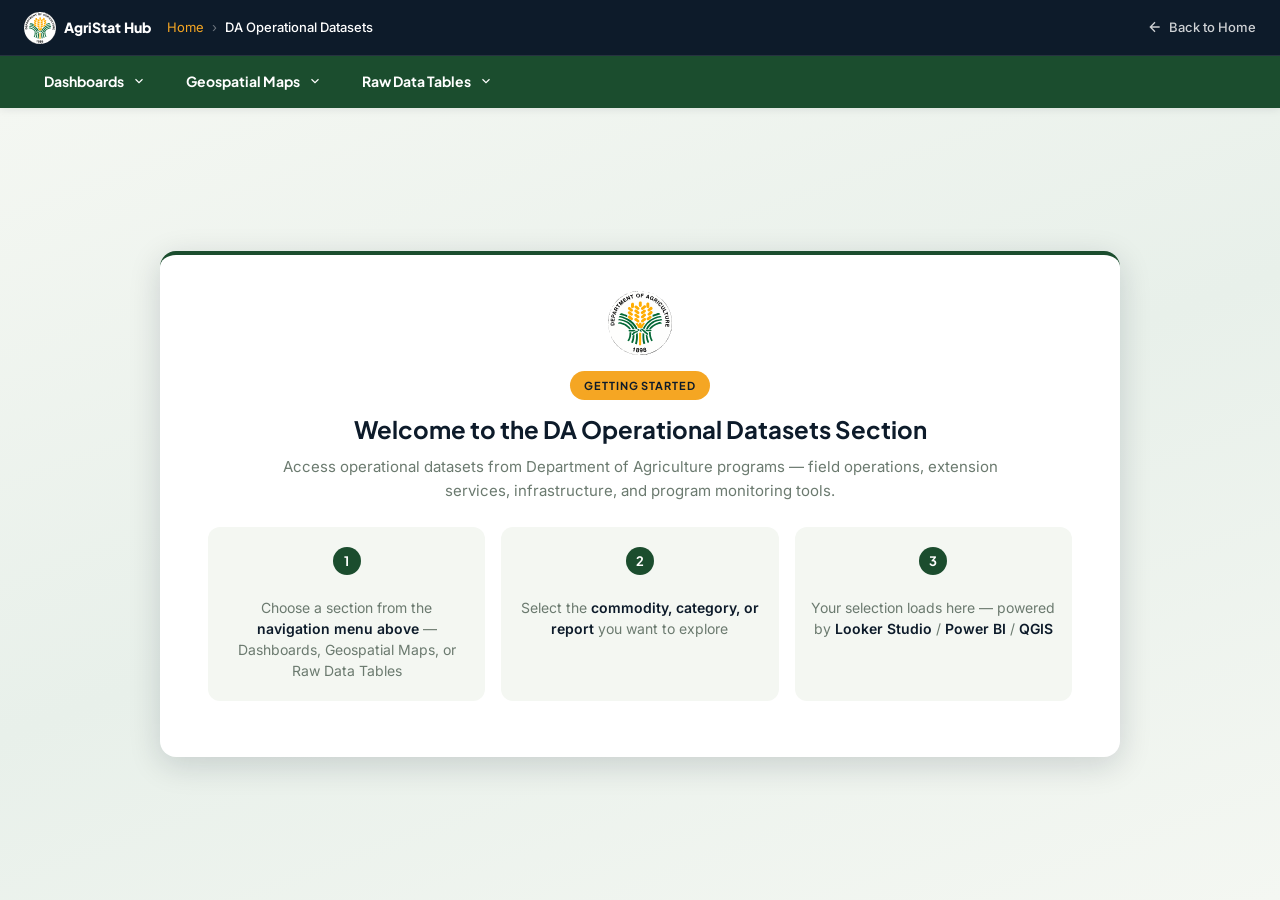
<file: da-ops.html>
<!DOCTYPE html>
<html lang="en">

<head>
  <meta charset="UTF-8">
  <meta name="viewport" content="width=device-width, initial-scale=1.0">
  <meta name="description"
    content="DA Operational Hub — Department of Agriculture programs, projects, and field operations data">
  <title>DA Operational Hub | DA AgriStat Hub</title>
  <link rel="icon" href="assets/images/da-logo.svg" type="image/svg+xml">
  <link rel="stylesheet" href="assets/css/main.css">
  <link rel="stylesheet" href="assets/css/nav.css">
  <link rel="stylesheet" href="assets/css/hub.css">
  <link rel="stylesheet" href="assets/css/dashboard.css">
</head>

<body class="hub-page hub-page--da">

  <!-- LAYOUT: Brand bar (breadcrumb + back link) -->
  <header class="nav-hub-brand">
    <div class="container nav-hub-brand__inner">
      <div class="nav-hub-brand__left">
        <a href="index.html" class="nav-hub-brand__logo">
          <img src="assets/images/agristat-logo.svg" alt="" width="32" height="32">
          <span>AgriStat Hub</span>
        </a>
        <nav class="nav-hub-brand__breadcrumb" aria-label="Breadcrumb" data-hub-name="DA Operational Datasets"></nav>
      </div>
      <a href="index.html" class="nav-hub-brand__back">
        <svg viewBox="0 0 24 24" fill="none" stroke="currentColor" stroke-width="2" aria-hidden="true">
          <path d="M19 12H5M12 19l-7-7 7-7" />
        </svg>
        Back to Home
      </a>
    </div>
  </header>

  <!-- Primary Hub Nav
       Labels: NAV = desktop top bar (≥768px) | NAV-MOBILE = slide-out drawer (<768px)
       Edit both when adding/removing menu links. data-hash must match EMBED_REGISTRY. -->
  <nav class="nav-hub-primary nav-hub-primary--da" aria-label="DA hub navigation">
    <div class="container nav-hub-primary__inner">
      <button class="nav-hub-primary__toggle" aria-label="Open navigation menu" aria-expanded="false"
        aria-controls="hub-mobile-nav">
        <svg width="20" height="20" viewBox="0 0 24 24" fill="none" stroke="currentColor" stroke-width="2"
          aria-hidden="true">
          <path d="M3 12h18M3 6h18M3 18h18" />
        </svg>
        Menu
      </button>

      <div class="nav-hub-primary__items">

        <!-- ══════════════════════════════════════════════════════════
             NAV: Dashboards (#dropdown-dashboards)
             ══════════════════════════════════════════════════════════ -->
        <div class="nav-hub-primary__item">
          <button class="nav-hub-primary__btn" aria-expanded="false" aria-haspopup="true"
            aria-controls="dropdown-dashboards">
            Dashboards
            <svg viewBox="0 0 24 24" fill="none" stroke="currentColor" stroke-width="2" aria-hidden="true">
              <path d="M6 9l6 6 6-6" />
            </svg>
          </button>
          <div class="mega-dropdown" id="dropdown-dashboards" role="menu">

            <!-- NAV: Dashboards › Mobile accordion -->
            <div class="mega-dropdown__inner">
              <div class="mega-dropdown__categories">

                <!-- NAV: Dashboards › Category: At a glance -->
                <div class="mega-dropdown__category">
                  <button class="mega-dropdown__category-btn" data-category="at-a-glance"
                    data-hash="da-at-a-glance" aria-expanded="false">
                    At a glance
                    <svg viewBox="0 0 24 24" fill="none" stroke="currentColor" stroke-width="2">
                      <path d="M9 18l6-6-6-6" /></svg>
                  </button>
                  <div class="mega-dropdown__subitems" data-category="at-a-glance"></div>
                </div>

                <!-- NAV: Dashboards › Category: Production -->
                <div class="mega-dropdown__category">
                  <button class="mega-dropdown__category-btn" data-category="production" aria-expanded="false">
                    Production
                    <svg viewBox="0 0 24 24" fill="none" stroke="currentColor" stroke-width="2">
                      <path d="M9 18l6-6-6-6" /></svg>
                  </button>
                  <div class="mega-dropdown__subitems" data-category="production">
                <a href="#" class="mega-dropdown__subitem" data-hash="da-rice-planting-harvesting">Rice Production</a>
                <a href="#" class="mega-dropdown__subitem" data-hash="da-corn-planting-harvesting">Corn Production</a>
                  </div>
                </div>
              </div>
            </div>

            <!-- NAV: Dashboards › Desktop layout -->
            <div class="mega-dropdown__desktop">
              <div class="mega-dropdown__desktop-categories">
                <button class="mega-dropdown__desktop-category" data-category="at-a-glance"
                  data-hash="da-at-a-glance">At a glance</button>
                <button class="mega-dropdown__desktop-category is-active" data-category="production">Production</button>
              </div>
              <div class="mega-dropdown__desktop-subitems">

                <!-- NAV: Dashboards › Desktop panel: At a glance -->
                <div class="mega-dropdown__desktop-subitems-panel" data-category="at-a-glance"></div>

                <!-- NAV: Dashboards › Desktop panel: Production -->
                <div class="mega-dropdown__desktop-subitems-panel is-active" data-category="production">
                  <h4>Production</h4>
                <a href="#" class="mega-dropdown__subitem" data-hash="da-rice-planting-harvesting">Rice Production</a>
                <a href="#" class="mega-dropdown__subitem" data-hash="da-corn-planting-harvesting">Corn Production</a>
                </div>
              </div>
            </div>
          </div>
        </div>

        <!-- ══════════════════════════════════════════════════════════
             NAV: Geospatial Maps (#dropdown-geomaps)
             ══════════════════════════════════════════════════════════ -->
        <div class="nav-hub-primary__item">
          <button class="nav-hub-primary__btn" aria-expanded="false" aria-haspopup="true"
            aria-controls="dropdown-geomaps">
            Geospatial Maps
            <svg viewBox="0 0 24 24" fill="none" stroke="currentColor" stroke-width="2" aria-hidden="true">
              <path d="M6 9l6 6 6-6" />
            </svg>
          </button>
          <div class="mega-dropdown" id="dropdown-geomaps" role="menu">

            <!-- NAV: Geospatial Maps › Mobile accordion -->
            <div class="mega-dropdown__inner">
              <div class="mega-dropdown__categories">

                <!-- NAV: Geospatial Maps › Category: Production -->
                <div class="mega-dropdown__category">
                  <button class="mega-dropdown__category-btn" data-category="production-map" aria-expanded="false">
                    Production
                    <svg viewBox="0 0 24 24" fill="none" stroke="currentColor" stroke-width="2">
                      <path d="M9 18l6-6-6-6" /></svg>
                  </button>
                  <div class="mega-dropdown__subitems" data-category="production-map">
                <a href="#" class="mega-dropdown__subitem" data-hash="da-rice-planting-harvesting-map">Rice Production</a>
                <a href="#" class="mega-dropdown__subitem" data-hash="da-corn-planting-harvesting-map">Corn Production</a>
                  </div>
                </div>
              </div>
            </div>

            <!-- NAV: Geospatial Maps › Desktop layout -->
            <div class="mega-dropdown__desktop">
              <div class="mega-dropdown__desktop-categories">
                <button class="mega-dropdown__desktop-category is-active" data-category="production-map">Production</button>
              </div>
              <div class="mega-dropdown__desktop-subitems">

                <!-- NAV: Geospatial Maps › Desktop panel: Production -->
                <div class="mega-dropdown__desktop-subitems-panel is-active" data-category="production-map">
                  <h4>Production</h4>
                <a href="#" class="mega-dropdown__subitem" data-hash="da-rice-planting-harvesting-map">Rice Production</a>
                <a href="#" class="mega-dropdown__subitem" data-hash="da-corn-planting-harvesting-map">Corn Production</a>
                </div>
              </div>
            </div>
          </div>
        </div>

        <!-- ══════════════════════════════════════════════════════════
             NAV: Raw Data Tables (#dropdown-raw)
             ══════════════════════════════════════════════════════════ -->
        <div class="nav-hub-primary__item">
          <button class="nav-hub-primary__btn" aria-expanded="false" aria-haspopup="true"
            aria-controls="dropdown-raw">
            Raw Data Tables
            <svg viewBox="0 0 24 24" fill="none" stroke="currentColor" stroke-width="2" aria-hidden="true">
              <path d="M6 9l6 6 6-6" />
            </svg>
          </button>
          <div class="mega-dropdown" id="dropdown-raw" role="menu">

            <!-- NAV: Raw Data Tables › Mobile accordion -->
            <div class="mega-dropdown__inner">
              <div class="mega-dropdown__categories">

                <!-- NAV: Raw Data Tables › Category: Production -->
                <div class="mega-dropdown__category">
                  <button class="mega-dropdown__category-btn" data-category="production-table" aria-expanded="false">
                    Production
                    <svg viewBox="0 0 24 24" fill="none" stroke="currentColor" stroke-width="2">
                      <path d="M9 18l6-6-6-6" /></svg>
                  </button>
                  <div class="mega-dropdown__subitems" data-category="production-table">
                <a href="#" class="mega-dropdown__subitem" data-hash="da-rice-planting-harvesting-table">Rice Planting and Harvesting</a>
                <a href="#" class="mega-dropdown__subitem" data-hash="da-corn-planting-harvesting-table">Corn Planting and Harvesting</a>
                  </div>
                </div>
              </div>
            </div>

            <!-- NAV: Raw Data Tables › Desktop layout -->
            <div class="mega-dropdown__desktop">
              <div class="mega-dropdown__desktop-categories">
                <button class="mega-dropdown__desktop-category is-active" data-category="production-table">Production</button>
              </div>
              <div class="mega-dropdown__desktop-subitems">

                <!-- NAV: Raw Data Tables › Desktop panel: Production -->
                <div class="mega-dropdown__desktop-subitems-panel is-active" data-category="production-table">
                  <h4>Production</h4>
                <a href="#" class="mega-dropdown__subitem" data-hash="da-rice-planting-harvesting-table">Rice Production</a>
                <a href="#" class="mega-dropdown__subitem" data-hash="da-corn-planting-harvesting-table">Corn Production</a>
                </div>
              </div>
            </div>
          </div>
        </div>
      </div>
    </div>
  </nav>

  <!-- ════════════════════════════════════════════════════════════════
       NAV-MOBILE: Slide-out drawer (#hub-mobile-nav, <768px)
       Mirror desktop nav links here when editing menu items.
       ════════════════════════════════════════════════════════════════ -->
  <nav class="nav-hub-mobile" id="hub-mobile-nav" aria-label="Mobile hub navigation">

    <!-- NAV-MOBILE: Section — Dashboards -->
    <div class="nav-hub-mobile__section">
      <button class="nav-hub-mobile__section-btn" aria-expanded="false">Dashboards</button>
      <div class="nav-hub-mobile__content" style="display:none">

        <!-- NAV-MOBILE: Dashboards › Category: At a glance -->
        <div class="nav-hub-mobile__category">
          <button class="nav-hub-mobile__category-btn" data-hash="da-at-a-glance" aria-expanded="false">At a glance</button>
        </div>

        <!-- NAV-MOBILE: Dashboards › Category: Production -->
        <div class="nav-hub-mobile__category">
          <button class="nav-hub-mobile__category-btn" aria-expanded="false">Production</button>
          <div class="nav-hub-mobile__subitems">
                <a href="#" class="mega-dropdown__subitem" data-hash="da-rice-planting-harvesting">Rice Production</a>
                <a href="#" class="mega-dropdown__subitem" data-hash="da-corn-planting-harvesting">Corn Production</a>
          </div>
        </div>
      </div>
    </div>

    <!-- NAV-MOBILE: Section — Geospatial Maps -->
    <div class="nav-hub-mobile__section">
      <button class="nav-hub-mobile__section-btn" aria-expanded="false">Geospatial Maps</button>
      <div class="nav-hub-mobile__content" style="display:none">

        <!-- NAV-MOBILE: Geospatial Maps › Category: Production -->
        <div class="nav-hub-mobile__category">
          <button class="nav-hub-mobile__category-btn" aria-expanded="false">Production</button>
          <div class="nav-hub-mobile__subitems">
                <a href="#" class="mega-dropdown__subitem" data-hash="da-rice-planting-harvesting-map">Rice Planting and Harvesting</a>
                <a href="#" class="mega-dropdown__subitem" data-hash="da-corn-planting-harvesting-map">Corn Planting and Harvesting</a>
          </div>
        </div>
      </div>
    </div>

    <!-- NAV-MOBILE: Section — Raw Data Tables -->
    <div class="nav-hub-mobile__section">
      <button class="nav-hub-mobile__section-btn" aria-expanded="false">Raw Data Tables</button>
      <div class="nav-hub-mobile__content" style="display:none">

        <!-- NAV-MOBILE: Raw Data Tables › Category: Production -->
        <div class="nav-hub-mobile__category">
          <button class="nav-hub-mobile__category-btn" aria-expanded="false">Production</button>
          <div class="nav-hub-mobile__subitems">
                <a href="#" class="mega-dropdown__subitem" data-hash="da-rice-planting-harvesting-table">Rice Planting and Harvesting</a>
                <a href="#" class="mega-dropdown__subitem" data-hash="da-corn-planting-harvesting-table">Corn Planting and Harvesting</a>
          </div>
        </div>
      </div>
    </div>
  </nav>

  <!-- EMBED VIEWER: Dashboard / map / table iframe container -->
  <main class="hub-content">
    <div class="embed-container">
      <div class="embed-placeholder">
        <div class="embed-placeholder__card">
          <div class="embed-placeholder__header">
            <div class="embed-placeholder__logo">
              <img src="assets/images/da-logo.svg" alt="" width="64" height="64">
            </div>
            <span class="embed-placeholder__badge">Getting Started</span>
            <h2>Welcome to the DA Operational Datasets Section</h2>
            <p class="embed-placeholder__lead">Access operational datasets from Department of Agriculture programs —
              field operations, extension services, infrastructure, and program monitoring tools.</p>
          </div>

          <ol class="embed-placeholder__steps">
            <li class="embed-placeholder__step">
              <span class="embed-placeholder__step-num" aria-hidden="true">1</span>
              <span class="embed-placeholder__step-text">Choose a section from the <strong>navigation menu above</strong>
                — Dashboards, Geospatial Maps, or Raw Data Tables</span>
            </li>
            <li class="embed-placeholder__step">
              <span class="embed-placeholder__step-num" aria-hidden="true">2</span>
              <span class="embed-placeholder__step-text">Select the <strong>commodity, category, or report</strong> you want to
                explore</span>
            </li>
            <li class="embed-placeholder__step">
              <span class="embed-placeholder__step-num" aria-hidden="true">3</span>
              <span class="embed-placeholder__step-text">Your selection loads here — powered by
                <strong>Looker Studio</strong> / <strong>Power BI</strong> / <strong>QGIS</strong></span>
            </li>
          </ol>
        </div>
      </div>

      <div class="embed-skeleton" aria-hidden="true">
        <div class="embed-skeleton__bar"></div>
        <div class="embed-skeleton__bar embed-skeleton__bar--medium"></div>
        <div class="embed-skeleton__bar embed-skeleton__bar--short"></div>
        <div class="embed-skeleton__chart"></div>
      </div>

      <div class="embed-pending embed-pending--dashboard is-hidden" aria-live="polite">
        <div class="embed-pending__card">
          <div class="embed-pending__icon" aria-hidden="true">
            <svg class="embed-pending__icon-icon embed-pending__icon-icon--dashboard" viewBox="0 0 24 24" fill="none" stroke="currentColor" stroke-width="2">
              <rect x="3" y="3" width="18" height="18" rx="2"/>
              <path d="M3 9h18M9 21V9"/>
              <path d="M15 14l2 2 4-4"/>
            </svg>
            <svg class="embed-pending__icon-icon embed-pending__icon-icon--map" viewBox="0 0 24 24" fill="none" stroke="currentColor" stroke-width="2">
              <path d="M21 10c0 7-9 13-9 13s-9-6-9-13a9 9 0 0 1 18 0z"/>
              <circle cx="12" cy="10" r="3"/>
            </svg>
            <svg class="embed-pending__icon-icon embed-pending__icon-icon--table" viewBox="0 0 24 24" fill="none" stroke="currentColor" stroke-width="2">
              <path d="M14 2H6a2 2 0 0 0-2 2v16a2 2 0 0 0 2 2h12a2 2 0 0 0 2-2V8z"/>
              <path d="M14 2v6h6M8 13h8M8 17h8M8 9h2"/>
            </svg>
          </div>
          <span class="embed-pending__badge">Dashboard</span>
          <h2 class="embed-pending__title"></h2>
          <p class="embed-pending__message"></p>
          <div class="embed-pending__progress" aria-hidden="true">
            <span class="embed-pending__dot"></span>
            <span class="embed-pending__dot"></span>
            <span class="embed-pending__dot"></span>
          </div>
        </div>
      </div>

      <button class="embed-fullscreen-btn" aria-label="Enter fullscreen" aria-pressed="false">
        <svg class="icon-enter" width="20" height="20" viewBox="0 0 24 24" fill="none" stroke="currentColor"
          stroke-width="2" aria-hidden="true">
          <path d="M8 3H5a2 2 0 0 0-2 2v3m18 0V5a2 2 0 0 0-2-2h-3m0 18h3a2 2 0 0 0 2-2v-3M3 16v3a2 2 0 0 0 2 2h3" />
        </svg>
        <svg class="icon-exit" width="20" height="20" viewBox="0 0 24 24" fill="none" stroke="currentColor"
          stroke-width="2" aria-hidden="true" style="display:none">
          <path d="M8 3v3a2 2 0 0 1-2 2H3m18 0h-3a2 2 0 0 1-2-2V3m0 18v-3a2 2 0 0 1 2-2h3M3 16h3a2 2 0 0 1 2 2v3" />
        </svg>
      </button>
    </div>
  </main>

  <!-- ════════════════════════════════════════════════════════════════
       EMBED REGISTRY — maps nav data-hash values to embed config
       Add url: '...' for live embeds; omit url for integration-pending
       ════════════════════════════════════════════════════════════════ -->
  <script>
window.EMBED_REGISTRY = {

      /* ── Dashboards › At a glance (overview) ─────────────────────── */
      'da-at-a-glance': {
        title: 'DA At a Glance Dashboard',
        type: 'dashboard',
        url: 'https://app.powerbi.com/view?r=eyJrIjoiMzc2OTQzYzQtMDFjMi00Zjk5LTk3YTItYzE4MTgwMTZiYjNiIiwidCI6IjI1MzYzMDI3LTUyNjQtNGE1Mi04MmRjLTgzYWNiZTMwY2M4YiIsImMiOjEwfQ%3D%3D'
      },

      'da-corn-planting-harvesting': {
        title: 'Corn Production',
        type: 'dashboard',
        url: 'https://app.powerbi.com/view?r=eyJrIjoiMDY4ZWVjZWYtOWE4Zi00YTViLThlZDktY2MxZDdlNjg5MzIxIiwidCI6IjI1MzYzMDI3LTUyNjQtNGE1Mi04MmRjLTgzYWNiZTMwY2M4YiIsImMiOjEwfQ%3D%3D'
      },
      'da-corn-planting-harvesting-map': {
        title: 'Corn Production',
        type: 'map'
      },
      'da-corn-planting-harvesting-table': {
        title: 'Corn Production',
        type: 'table'
      },
      'da-rice-planting-harvesting': {
        title: 'Rice Production',
        iframeTitle: 'rice_production_operational_data',
        type: 'dashboard',
        url: 'https://app.powerbi.com/view?r=eyJrIjoiM2ViYzc0M2UtMDI4Ni00ZWVjLWIzZGYtY2U3YjA4ZjFmMmVmIiwidCI6IjI1MzYzMDI3LTUyNjQtNGE1Mi04MmRjLTgzYWNiZTMwY2M4YiIsImMiOjEwfQ%3D%3D'
      },
      'da-rice-planting-harvesting-map': {
        title: 'Rice Production',
        type: 'map'
      },
      'da-rice-planting-harvesting-table': {
        title: 'Rice Production',
        type: 'table'
      },
    };
  </script>
  <script src="assets/js/main.js"></script>
  <script src="assets/js/dropdown.js"></script>
  <script src="assets/js/embed.js"></script>
</body>

</html>
</file>
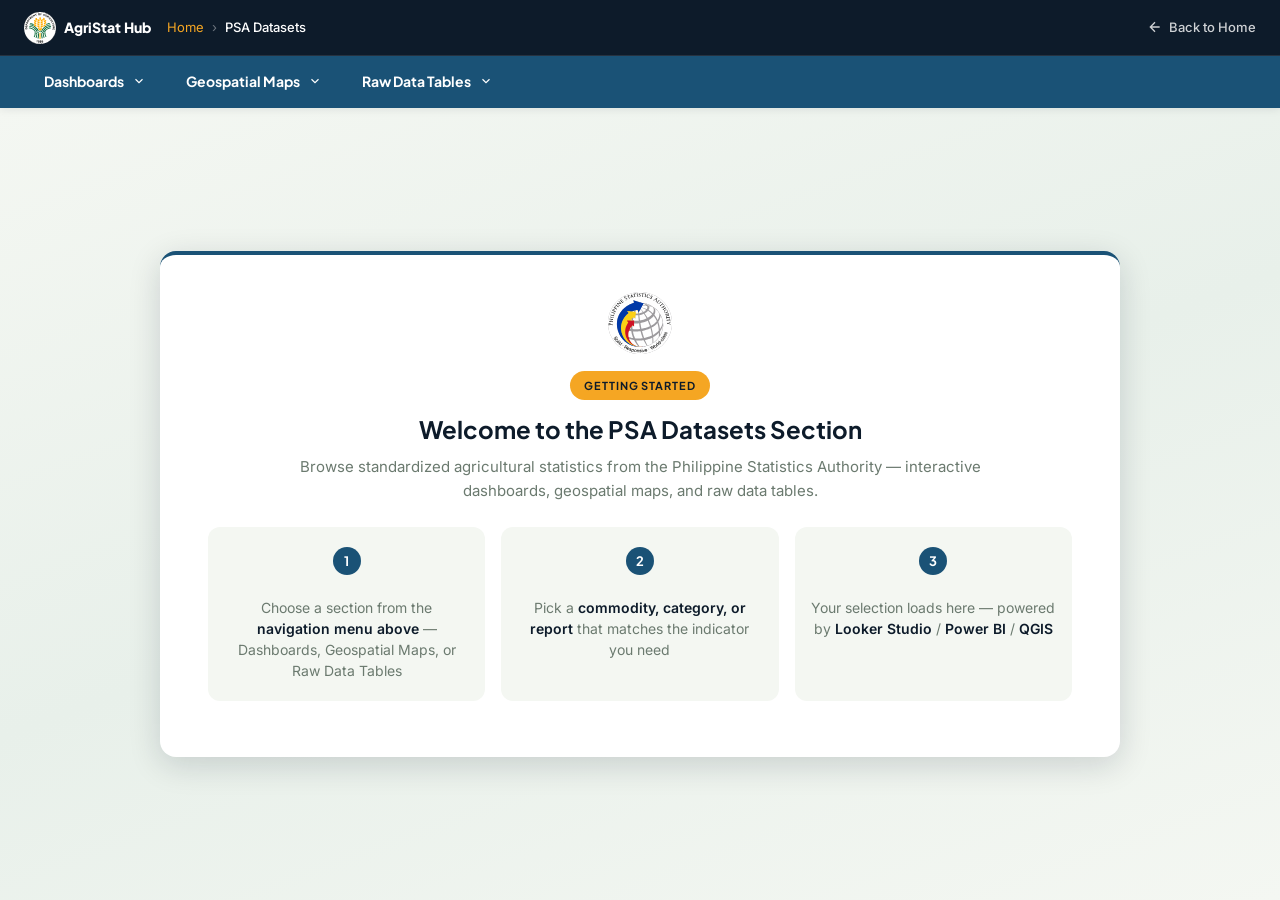
<file: psa.html>
<!DOCTYPE html>
<html lang="en">

<head>
  <meta charset="UTF-8">
  <meta name="viewport" content="width=device-width, initial-scale=1.0">
  <meta name="description"
    content="PSA Dataset Hub — Standardized agricultural statistics from the Philippine Statistics Authority">
  <title>PSA Dataset Hub | DA AgriStat Hub</title>
  <link rel="icon" href="assets/images/da-logo.svg" type="image/svg+xml">
  <link rel="stylesheet" href="assets/css/main.css">
  <link rel="stylesheet" href="assets/css/nav.css">
  <link rel="stylesheet" href="assets/css/hub.css">
  <link rel="stylesheet" href="assets/css/dashboard.css">
</head>

<body class="hub-page hub-page--psa">

  <!-- LAYOUT: Brand bar (breadcrumb + back link) -->
  <header class="nav-hub-brand">
    <div class="container nav-hub-brand__inner">
      <div class="nav-hub-brand__left">
        <a href="index.html" class="nav-hub-brand__logo">
          <img src="assets/images/agristat-logo.svg" alt="" width="32" height="32">
          <span>AgriStat Hub</span>
        </a>
        <nav class="nav-hub-brand__breadcrumb" aria-label="Breadcrumb" data-hub-name="PSA Datasets"></nav>
      </div>
      <a href="index.html" class="nav-hub-brand__back">
        <svg viewBox="0 0 24 24" fill="none" stroke="currentColor" stroke-width="2" aria-hidden="true">
          <path d="M19 12H5M12 19l-7-7 7-7" />
        </svg>
        Back to Home
      </a>
    </div>
  </header>

  <!-- Primary Hub Nav
       Labels: NAV = desktop top bar (≥768px) | NAV-MOBILE = slide-out drawer (<768px)
       Edit both when adding/removing menu links. data-hash must match EMBED_REGISTRY. -->
  <nav class="nav-hub-primary" aria-label="PSA hub navigation">
    <div class="container nav-hub-primary__inner">
      <button class="nav-hub-primary__toggle" aria-label="Open navigation menu" aria-expanded="false"
        aria-controls="hub-mobile-nav">
        <svg width="20" height="20" viewBox="0 0 24 24" fill="none" stroke="currentColor" stroke-width="2"
          aria-hidden="true">
          <path d="M3 12h18M3 6h18M3 18h18" />
        </svg>
        Menu
      </button>

      <div class="nav-hub-primary__items">

        <!-- ══════════════════════════════════════════════════════════
             NAV: Dashboards (#dropdown-dashboards)
             ══════════════════════════════════════════════════════════ -->
        <div class="nav-hub-primary__item">
          <button class="nav-hub-primary__btn" aria-expanded="false" aria-haspopup="true"
            aria-controls="dropdown-dashboards">
            Dashboards
            <svg viewBox="0 0 24 24" fill="none" stroke="currentColor" stroke-width="2" aria-hidden="true">
              <path d="M6 9l6 6 6-6" />
            </svg>
          </button>
          <div class="mega-dropdown" id="dropdown-dashboards" role="menu">

            <!-- NAV: Dashboards › Mobile accordion (<768px, hidden on desktop) -->
            <div class="mega-dropdown__inner">
              <div class="mega-dropdown__categories">

                <!-- NAV: Dashboards › Category: At a glance -->
                <div class="mega-dropdown__category">
                  <button class="mega-dropdown__category-btn" data-category="at-a-glance"
                    data-hash="psa-at-a-glance" aria-expanded="false">
                    At a glance
                    <svg viewBox="0 0 24 24" fill="none" stroke="currentColor" stroke-width="2">
                      <path d="M9 18l6-6-6-6" /></svg>
                  </button>
                  <div class="mega-dropdown__subitems" data-category="at-a-glance"></div>
                </div>

                <!-- NAV: Dashboards › Category: Production (data-category="production") -->
                <div class="mega-dropdown__category">
                  <button class="mega-dropdown__category-btn" data-category="production" aria-expanded="false">
                    Production
                    <svg viewBox="0 0 24 24" fill="none" stroke="currentColor" stroke-width="2">
                      <path d="M9 18l6-6-6-6" /></svg>
                  </button>
                  <div class="mega-dropdown__subitems" data-category="production">
                    <a href="#" class="mega-dropdown__subitem" data-hash="psa-rice-production">Rice Production</a>
                    <a href="#" class="mega-dropdown__subitem" data-hash="psa-corn-production">Corn Production</a>
                    <a href="#" class="mega-dropdown__subitem" data-hash="psa-fruit-production">Fruit Production</a>
                    <a href="#" class="mega-dropdown__subitem" data-hash="psa-vegetable-production">Vegetable
                      Production</a>
                    <a href="#" class="mega-dropdown__subitem" data-hash="psa-non-food-production">Non-Food &amp;
                      Industrial Crop Production</a>
                    <a href="#" class="mega-dropdown__subitem" data-hash="psa-fish-production">Fisheries Production</a>
                    <a href="#" class="mega-dropdown__subitem" data-hash="psa-livestock-production">Livestock, Poultry
                      &amp; Dairy Production</a>
                  </div>
                </div>

                <!-- NAV: Dashboards › Category: Marketing & Trade (data-category="trade") -->
                <div class="mega-dropdown__category">
                  <button class="mega-dropdown__category-btn" data-category="trade" aria-expanded="false">
                    Marketing &amp; Trade
                    <svg viewBox="0 0 24 24" fill="none" stroke="currentColor" stroke-width="2">
                      <path d="M9 18l6-6-6-6" /></svg>
                  </button>
                  <div class="mega-dropdown__subitems" data-category="trade">
                    <a href="#" class="mega-dropdown__subitem" data-hash="psa-crop-farmgate-prices">Crop<span
                        class="commodity">Monthly Price Monitor</span></a>
                    <a href="#" class="mega-dropdown__subitem" data-hash="psa-fish-farmgate-prices">Fisheries</a>
                    <a href="#" class="mega-dropdown__subitem" data-hash="psa-livestock-farmgate-prices">Livestock &amp; Poultry</a>
                  </div>
                </div>
              </div>
            </div>

            <!-- NAV: Dashboards › Desktop layout (≥768px) -->
            <div class="mega-dropdown__desktop">
              <div class="mega-dropdown__desktop-categories">
                <button class="mega-dropdown__desktop-category" data-category="at-a-glance"
                  data-hash="psa-at-a-glance">At a glance</button>
                <button class="mega-dropdown__desktop-category is-active" data-category="production">Production</button>
                <button class="mega-dropdown__desktop-category" data-category="trade">Marketing &amp; Trade</button>
              </div>
              <div class="mega-dropdown__desktop-subitems">

                <!-- NAV: Dashboards › Desktop panel: At a glance -->
                <div class="mega-dropdown__desktop-subitems-panel" data-category="at-a-glance"></div>

                <!-- NAV: Dashboards › Desktop panel: Production -->
                <div class="mega-dropdown__desktop-subitems-panel is-active" data-category="production">
                  <a href="#" class="mega-dropdown__subitem" data-hash="psa-rice-production">Rice Production</a>
                  <a href="#" class="mega-dropdown__subitem" data-hash="psa-corn-production">Corn Production</a>
                  <a href="#" class="mega-dropdown__subitem" data-hash="psa-fruit-production">Fruit Production</a>
                  <a href="#" class="mega-dropdown__subitem" data-hash="psa-vegetable-production">Vegetable
                    Production</a>
                  <a href="#" class="mega-dropdown__subitem" data-hash="psa-non-food-production">Non-Food &amp;
                    Industrial Crop Production</a>
                  <a href="#" class="mega-dropdown__subitem" data-hash="psa-fish-production">Fisheries Production</a>
                  <a href="#" class="mega-dropdown__subitem" data-hash="psa-livestock-production">Livestock, Poultry
                    &amp; Dairy Production</a>
                </div>

                <!-- NAV: Dashboards › Desktop panel: Marketing & Trade -->
                <div class="mega-dropdown__desktop-subitems-panel" data-category="trade">
                  <h4>Price</h4>
                  <a href="#" class="mega-dropdown__subitem" data-hash="psa-crop-farmgate-prices">Crop</a>
                  <a href="#" class="mega-dropdown__subitem" data-hash="psa-fish-farmgate-prices">Fisheries</a>
                  <a href="#" class="mega-dropdown__subitem" data-hash="psa-livestock-farmgate-prices">Livestock &amp; Poultry</a>
                </div>
              </div>
            </div>
          </div>
        </div>

        <!-- ══════════════════════════════════════════════════════════
             NAV: Geospatial Maps (#dropdown-geomaps)
             ══════════════════════════════════════════════════════════ -->
        <div class="nav-hub-primary__item">
          <button class="nav-hub-primary__btn" aria-expanded="false" aria-haspopup="true"
            aria-controls="dropdown-geomaps">
            Geospatial Maps
            <svg viewBox="0 0 24 24" fill="none" stroke="currentColor" stroke-width="2" aria-hidden="true">
              <path d="M6 9l6 6 6-6" />
            </svg>
          </button>
          <div class="mega-dropdown" id="dropdown-geomaps" role="menu">

            <!-- NAV: Geospatial Maps › Mobile accordion -->
            <div class="mega-dropdown__inner">
              <div class="mega-dropdown__categories">

                <!-- NAV: Geospatial Maps › Category: Production (data-category="production-map") -->
                <div class="mega-dropdown__category">
                  <button class="mega-dropdown__category-btn" data-category="production-map" aria-expanded="false">
                    Production
                    <svg viewBox="0 0 24 24" fill="none" stroke="currentColor" stroke-width="2">
                      <path d="M9 18l6-6-6-6" /></svg>
                  </button>
                  <div class="mega-dropdown__subitems" data-category="production-map">
                    <a href="#" class="mega-dropdown__subitem" data-hash="psa-regional-production-map">Production Maps</a>
                  </div>
                </div>
              </div>
            </div>

            <!-- NAV: Geospatial Maps › Desktop layout -->
            <div class="mega-dropdown__desktop">
              <div class="mega-dropdown__desktop-categories">
                <button class="mega-dropdown__desktop-category is-active"
                  data-category="production-map">Production</button>
              </div>
              <div class="mega-dropdown__desktop-subitems">

                <!-- NAV: Geospatial Maps › Desktop panel: Production -->
                <div class="mega-dropdown__desktop-subitems-panel is-active" data-category="production-map">
                  <a href="#" class="mega-dropdown__subitem" data-hash="psa-regional-production-map">Production Maps</a>
                </div>
              </div>
            </div>
          </div>
        </div>

        <!-- ══════════════════════════════════════════════════════════
             NAV: Raw Data Tables (#dropdown-raw)
             ══════════════════════════════════════════════════════════ -->
        <div class="nav-hub-primary__item">
          <button class="nav-hub-primary__btn" aria-expanded="false" aria-haspopup="true" aria-controls="dropdown-raw">
            Raw Data Tables
            <svg viewBox="0 0 24 24" fill="none" stroke="currentColor" stroke-width="2" aria-hidden="true">
              <path d="M6 9l6 6 6-6" />
            </svg>
          </button>
          <div class="mega-dropdown" id="dropdown-raw" role="menu">

            <!-- NAV: Raw Data Tables › Mobile accordion -->
            <div class="mega-dropdown__inner">
              <div class="mega-dropdown__categories">

                <!-- NAV: Raw Data Tables › Category: Production (data-category="production-table") -->
                <div class="mega-dropdown__category">
                  <button class="mega-dropdown__category-btn" data-category="production-table" aria-expanded="false">
                    Production
                    <svg viewBox="0 0 24 24" fill="none" stroke="currentColor" stroke-width="2">
                      <path d="M9 18l6-6-6-6" /></svg>
                  </button>
                  <div class="mega-dropdown__subitems" data-category="production-table">
                    <a href="#" class="mega-dropdown__subitem" data-hash="psa-rice-production-table">Rice Production</a>
                    <a href="#" class="mega-dropdown__subitem" data-hash="psa-corn-production-table">Corn Production</a>
                    <a href="#" class="mega-dropdown__subitem" data-hash="psa-fruit-production-table">Fruit
                      Production</a>
                    <a href="#" class="mega-dropdown__subitem" data-hash="psa-vegetable-production-table">Vegetable
                      Production</a>
                    <a href="#" class="mega-dropdown__subitem" data-hash="psa-non-food-production-table">Non-Food &amp;
                      Industrial Crop Production</a>
                    <a href="#" class="mega-dropdown__subitem" data-hash="psa-fish-production-table">Fisheries
                      Production</a>
                    <a href="#" class="mega-dropdown__subitem" data-hash="psa-livestock-production-table">Livestock,
                      Poultry &amp; Dairy Production</a>
                  </div>
                </div>

                <!-- NAV: Raw Data Tables › Category: Marketing & Trade (data-category="trade-table") -->
                <div class="mega-dropdown__category">
                  <button class="mega-dropdown__category-btn" data-category="trade-table" aria-expanded="false">
                    Marketing &amp; Trade
                    <svg viewBox="0 0 24 24" fill="none" stroke="currentColor" stroke-width="2">
                      <path d="M9 18l6-6-6-6" /></svg>
                  </button>
                  <div class="mega-dropdown__subitems" data-category="trade-table">
                    <a href="#" class="mega-dropdown__subitem" data-hash="psa-crop-farmgate-prices">Crop</a>
                    <a href="#" class="mega-dropdown__subitem" data-hash="psa-fish-farmgate-prices">Fisheries</a>
                    <a href="#" class="mega-dropdown__subitem" data-hash="psa-livestock-farmgate-prices">Livestock &amp; Poultry</a>
                  </div>
                </div>
              </div>
            </div>

            <!-- NAV: Raw Data Tables › Desktop layout -->
            <div class="mega-dropdown__desktop">
              <div class="mega-dropdown__desktop-categories">
                <button class="mega-dropdown__desktop-category is-active"
                  data-category="production-table">Production</button>
                <button class="mega-dropdown__desktop-category" data-category="trade-table">Marketing &amp;
                  Trade</button>
              </div>
              <div class="mega-dropdown__desktop-subitems">

                <!-- NAV: Raw Data Tables › Desktop panel: Production -->
                <div class="mega-dropdown__desktop-subitems-panel is-active" data-category="production-table">
                  <a href="#" class="mega-dropdown__subitem" data-hash="psa-rice-production-table">Rice Production</a>
                  <a href="#" class="mega-dropdown__subitem" data-hash="psa-corn-production-table">Corn Production</a>
                  <a href="#" class="mega-dropdown__subitem" data-hash="psa-fruit-production-table">Fruit Production</a>
                  <a href="#" class="mega-dropdown__subitem" data-hash="psa-vegetable-production-table">Vegetable
                    Production</a>
                  <a href="#" class="mega-dropdown__subitem" data-hash="psa-non-food-production-table">Non-Food &amp;
                    Industrial Crop Production</a>
                  <a href="#" class="mega-dropdown__subitem" data-hash="psa-fish-production-table">Fisheries
                    Production</a>
                  <a href="#" class="mega-dropdown__subitem" data-hash="psa-livestock-production-table">Livestock,
                    Poultry &amp; Dairy Production</a>
                </div>

                <!-- NAV: Raw Data Tables › Desktop panel: Marketing & Trade -->
                <div class="mega-dropdown__desktop-subitems-panel" data-category="trade-table">
                  <h4>Price</h4>
                  <a href="#" class="mega-dropdown__subitem" data-hash="psa-crop-farmgate-prices-table">Crop</a>
                </div>
              </div>
            </div>
          </div>
        </div>
      </div>
    </div>
  </nav>

  <!-- ════════════════════════════════════════════════════════════════
       NAV-MOBILE: Slide-out drawer (#hub-mobile-nav, <768px)
       Mirror desktop nav links here when editing menu items.
       ════════════════════════════════════════════════════════════════ -->
  <nav class="nav-hub-mobile" id="hub-mobile-nav" aria-label="Mobile hub navigation">

    <!-- NAV-MOBILE: Section — Dashboards -->
    <div class="nav-hub-mobile__section">
      <button class="nav-hub-mobile__section-btn" aria-expanded="false">Dashboards</button>
      <div class="nav-hub-mobile__content" style="display:none">

        <!-- NAV-MOBILE: Dashboards › Category: At a glance -->
        <div class="nav-hub-mobile__category">
          <button class="nav-hub-mobile__category-btn" data-hash="psa-at-a-glance" aria-expanded="false">At a glance</button>
        </div>

        <!-- NAV-MOBILE: Dashboards › Category: Production -->
        <div class="nav-hub-mobile__category">
          <button class="nav-hub-mobile__category-btn" aria-expanded="false">Production</button>
          <div class="nav-hub-mobile__subitems">
            <a href="#" class="mega-dropdown__subitem" data-hash="psa-rice-production">Rice Production</a>
            <a href="#" class="mega-dropdown__subitem" data-hash="psa-corn-production">Corn Production</a>
            <a href="#" class="mega-dropdown__subitem" data-hash="psa-fruit-production">Fruit Production</a>
            <a href="#" class="mega-dropdown__subitem" data-hash="psa-vegetable-production">Vegetable Production</a>
            <a href="#" class="mega-dropdown__subitem" data-hash="psa-non-food-production">Non-Food &amp; Industrial
              Crop Production</a>
            <a href="#" class="mega-dropdown__subitem" data-hash="psa-fish-production">Fisheries Production</a>
            <a href="#" class="mega-dropdown__subitem" data-hash="psa-livestock-production">Livestock, Poultry &amp;
              Dairy Production</a>
          </div>
        </div>

        <!-- NAV-MOBILE: Dashboards › Category: Marketing & Trade -->
        <div class="nav-hub-mobile__category">
          <button class="nav-hub-mobile__category-btn" aria-expanded="false">Marketing &amp; Trade</button>
          <div class="nav-hub-mobile__subitems">
            <a href="#" class="mega-dropdown__subitem" data-hash="psa-crop-farmgate-prices">Crop</a>
            <a href="#" class="mega-dropdown__subitem" data-hash="psa-fish-farmgate-prices">Fisheries</a>
            <a href="#" class="mega-dropdown__subitem" data-hash="psa-livestock-farmgate-prices">Livestock &amp; Poultry</a>
          </div>
        </div>
      </div>
    </div>

    <!-- NAV-MOBILE: Section — Geospatial Maps -->
    <div class="nav-hub-mobile__section">
      <button class="nav-hub-mobile__section-btn" aria-expanded="false">Geospatial Maps</button>
      <div class="nav-hub-mobile__content" style="display:none">

        <!-- NAV-MOBILE: Geospatial Maps › Category: Production -->
        <div class="nav-hub-mobile__category">
          <button class="nav-hub-mobile__category-btn" aria-expanded="false">Production</button>
          <div class="nav-hub-mobile__subitems">
            <a href="#" class="mega-dropdown__subitem" data-hash="psa-regional-production-map">Production Maps</a>
          </div>
        </div>
      </div>
    </div>

    <!-- NAV-MOBILE: Section — Raw Data Tables -->
    <div class="nav-hub-mobile__section">
      <button class="nav-hub-mobile__section-btn" aria-expanded="false">Raw Data Tables</button>
      <div class="nav-hub-mobile__content" style="display:none">

        <!-- NAV-MOBILE: Raw Data Tables › Category: Production -->
        <div class="nav-hub-mobile__category">
          <button class="nav-hub-mobile__category-btn" aria-expanded="false">Production</button>
          <div class="nav-hub-mobile__subitems">
            <a href="#" class="mega-dropdown__subitem" data-hash="psa-rice-production-table">Rice Production</a>
            <a href="#" class="mega-dropdown__subitem" data-hash="psa-corn-production-table">Corn Production</a>
            <a href="#" class="mega-dropdown__subitem" data-hash="psa-fruit-production-table">Fruit Production</a>
            <a href="#" class="mega-dropdown__subitem" data-hash="psa-vegetable-production-table">Vegetable
              Production</a>
            <a href="#" class="mega-dropdown__subitem" data-hash="psa-non-food-production-table">Non-Food &amp;
              Industrial Crop Production</a>
            <a href="#" class="mega-dropdown__subitem" data-hash="psa-fish-production-table">Fisheries Production</a>
            <a href="#" class="mega-dropdown__subitem" data-hash="psa-livestock-production-table">Livestock, Poultry
              &amp; Dairy Production</a>
          </div>
        </div>

        <!-- NAV-MOBILE: Raw Data Tables › Category: Marketing & Trade -->
        <div class="nav-hub-mobile__category">
          <button class="nav-hub-mobile__category-btn" aria-expanded="false">Marketing &amp; Trade</button>
          <div class="nav-hub-mobile__subitems">
            <a href="#" class="mega-dropdown__subitem" data-hash="psa-crop-farmgate-prices-table">Crop</a>
          </div>
        </div>
      </div>
    </div>
  </nav>

  <!-- EMBED VIEWER: Dashboard / map / table iframe container -->
  <main class="hub-content">
    <div class="embed-container">
      <div class="embed-placeholder">
        <div class="embed-placeholder__card">
          <div class="embed-placeholder__header">
            <div class="embed-placeholder__logo">
              <img src="assets/images/psa-logo.svg" alt="" width="64" height="64">
            </div>
            <span class="embed-placeholder__badge">Getting Started</span>
            <h2>Welcome to the PSA Datasets Section</h2>
            <p class="embed-placeholder__lead">Browse standardized agricultural statistics from the Philippine Statistics
              Authority — interactive dashboards, geospatial maps, and raw data tables.</p>
          </div>

          <ol class="embed-placeholder__steps">
            <li class="embed-placeholder__step">
              <span class="embed-placeholder__step-num" aria-hidden="true">1</span>
              <span class="embed-placeholder__step-text">Choose a section from the <strong>navigation menu above</strong>
                — Dashboards, Geospatial Maps, or Raw Data Tables</span>
            </li>
            <li class="embed-placeholder__step">
              <span class="embed-placeholder__step-num" aria-hidden="true">2</span>
              <span class="embed-placeholder__step-text">Pick a <strong>commodity, category, or report</strong> that matches the
                indicator you need</span>
            </li>
            <li class="embed-placeholder__step">
              <span class="embed-placeholder__step-num" aria-hidden="true">3</span>
              <span class="embed-placeholder__step-text">Your selection loads here — powered by
                <strong>Looker Studio</strong> / <strong>Power BI</strong> / <strong>QGIS</strong></span>
            </li>
          </ol>
        </div>
      </div>

      <div class="embed-skeleton" aria-hidden="true">
        <div class="embed-skeleton__bar"></div>
        <div class="embed-skeleton__bar embed-skeleton__bar--medium"></div>
        <div class="embed-skeleton__bar embed-skeleton__bar--short"></div>
        <div class="embed-skeleton__chart"></div>
      </div>

      <div class="embed-pending embed-pending--dashboard is-hidden" aria-live="polite">
        <div class="embed-pending__card">
          <div class="embed-pending__icon" aria-hidden="true">
            <svg class="embed-pending__icon-icon embed-pending__icon-icon--dashboard" viewBox="0 0 24 24" fill="none"
              stroke="currentColor" stroke-width="2">
              <rect x="3" y="3" width="18" height="18" rx="2" />
              <path d="M3 9h18M9 21V9" />
              <path d="M15 14l2 2 4-4" />
            </svg>
            <svg class="embed-pending__icon-icon embed-pending__icon-icon--map" viewBox="0 0 24 24" fill="none"
              stroke="currentColor" stroke-width="2">
              <path d="M21 10c0 7-9 13-9 13s-9-6-9-13a9 9 0 0 1 18 0z" />
              <circle cx="12" cy="10" r="3" />
            </svg>
            <svg class="embed-pending__icon-icon embed-pending__icon-icon--table" viewBox="0 0 24 24" fill="none"
              stroke="currentColor" stroke-width="2">
              <path d="M14 2H6a2 2 0 0 0-2 2v16a2 2 0 0 0 2 2h12a2 2 0 0 0 2-2V8z" />
              <path d="M14 2v6h6M8 13h8M8 17h8M8 9h2" />
            </svg>
          </div>
          <span class="embed-pending__badge">Dashboard</span>
          <h2 class="embed-pending__title"></h2>
          <p class="embed-pending__message"></p>
          <div class="embed-pending__progress" aria-hidden="true">
            <span class="embed-pending__dot"></span>
            <span class="embed-pending__dot"></span>
            <span class="embed-pending__dot"></span>
          </div>
        </div>
      </div>

      <button class="embed-fullscreen-btn" aria-label="Enter fullscreen" aria-pressed="false">
        <svg class="icon-enter" width="20" height="20" viewBox="0 0 24 24" fill="none" stroke="currentColor"
          stroke-width="2" aria-hidden="true">
          <path d="M8 3H5a2 2 0 0 0-2 2v3m18 0V5a2 2 0 0 0-2-2h-3m0 18h3a2 2 0 0 0 2-2v-3M3 16v3a2 2 0 0 0 2 2h3" />
        </svg>
        <svg class="icon-exit" width="20" height="20" viewBox="0 0 24 24" fill="none" stroke="currentColor"
          stroke-width="2" aria-hidden="true" style="display:none">
          <path d="M8 3v3a2 2 0 0 1-2 2H3m18 0h-3a2 2 0 0 1-2-2V3m0 18v-3a2 2 0 0 1 2-2h3M3 16h3a2 2 0 0 1 2 2v3" />
        </svg>
      </button>
    </div>
  </main>

  <!-- ════════════════════════════════════════════════════════════════
       EMBED REGISTRY — maps nav data-hash values to embed config
       Add url: '...' for live embeds; omit url for integration-pending
       ════════════════════════════════════════════════════════════════ -->
  <script>
    window.EMBED_REGISTRY = {

      /* ── Dashboards › At a glance (overview) ─────────────────────── */
      'psa-at-a-glance': {
        title: 'PSA At a Glance Dashboard',
        type: 'dashboard',
        url: 'https://app.powerbi.com/view?r=eyJrIjoiMzc2OTQzYzQtMDFjMi00Zjk5LTk3YTItYzE4MTgwMTZiYjNiIiwidCI6IjI1MzYzMDI3LTUyNjQtNGE1Mi04MmRjLTgzYWNiZTMwY2M4YiIsImMiOjEwfQ%3D%3D'
      },

      /* ── Dashboards › Production Volume ──────────────────────────── */
      'psa-rice-production': {
        title: 'PSA Rice Production Dashboard',
        type: 'dashboard',
        url: 'https://app.powerbi.com/view?r=eyJrIjoiM2ViYzc0M2UtMDI4Ni00ZWVjLWIzZGYtY2U3YjA4ZjFmMmVmIiwidCI6IjI1MzYzMDI3LTUyNjQtNGE1Mi04MmRjLTgzYWNiZTMwY2M4YiIsImMiOjEwfQ%3D%3D'
      },
      'psa-corn-production': {
        title: 'PSA Corn Production Dashboard',
        type: 'dashboard',
        url: 'https://app.powerbi.com/view?r=eyJrIjoiMDY4ZWVjZWYtOWE4Zi00YTViLThlZDktY2MxZDdlNjg5MzIxIiwidCI6IjI1MzYzMDI3LTUyNjQtNGE1Mi04MmRjLTgzYWNiZTMwY2M4YiIsImMiOjEwfQ%3D%3D'
      },
      'psa-fruit-production': {
        title: 'PSA Fruit Production Dashboard',
        type: 'dashboard',
        url: 'https://app.powerbi.com/view?r=eyJrIjoiNmIxMjUwMGEtZTdjYi00YWU4LWE1MjMtNzQ4YTJhOGY0MDk1IiwidCI6IjI1MzYzMDI3LTUyNjQtNGE1Mi04MmRjLTgzYWNiZTMwY2M4YiIsImMiOjEwfQ%3D%3D'
      },
      'psa-vegetable-production': {
        title: 'PSA Vegetable Production Dashboard',
        type: 'dashboard',
        url: 'https://app.powerbi.com/view?r=eyJrIjoiZDljNWE5MjYtNTVkOC00NDI3LWE0MGItZWMyNWY4OGFiOTZmIiwidCI6IjI1MzYzMDI3LTUyNjQtNGE1Mi04MmRjLTgzYWNiZTMwY2M4YiIsImMiOjEwfQ%3D%3D'
      },
      'psa-non-food-production': {
        title: 'PSA Non-Food & Industrial Crop Production Dashboard',
        type: 'dashboard',
        url: 'https://app.powerbi.com/view?r=eyJrIjoiYTYwYjhmZGQtNjE4YS00YjQ2LWJlMzUtZGFjN2NmMDljMzc1IiwidCI6IjI1MzYzMDI3LTUyNjQtNGE1Mi04MmRjLTgzYWNiZTMwY2M4YiIsImMiOjEwfQ%3D%3D'
      },
      'psa-fish-production': {
        title: 'PSA Fisheries Production Dashboard',
        type: 'dashboard',
        url: 'https://app.powerbi.com/view?r=eyJrIjoiMzY1MGNiNWEtOGNlNC00YmM0LTkzY2YtYTNkN2I0NDQ4MTUwIiwidCI6IjI1MzYzMDI3LTUyNjQtNGE1Mi04MmRjLTgzYWNiZTMwY2M4YiIsImMiOjEwfQ%3D%3D'
      },
      'psa-livestock-production': {
        title: 'PSA Livestock Production Dashboard',
        type: 'dashboard',
        url: 'https://app.powerbi.com/view?r=eyJrIjoiNDkwMTZmOTktNTIxMS00ZTExLTlmODEtNGI1OWU0Y2Q0NmQ3IiwidCI6IjI1MzYzMDI3LTUyNjQtNGE1Mi04MmRjLTgzYWNiZTMwY2M4YiIsImMiOjEwfQ%3D%3D'
      },

      /* ── Dashboards › Marketing & Trade › Farmgate Price ─────────── */
      'psa-crop-farmgate-prices': {
        title: 'PSA Crop Farmgate Prices Dashboard',
        type: 'dashboard',
        url: 'https://app.powerbi.com/view?r=eyJrIjoiYjYzOTlmNjYtOWY3Yi00OTZjLWJlODMtMGQ0NjllZDVkYzU2IiwidCI6IjI1MzYzMDI3LTUyNjQtNGE1Mi04MmRjLTgzYWNiZTMwY2M4YiIsImMiOjEwfQ%3D%3D'
      },
      'psa-fish-farmgate-prices': {
        title: 'PSA Fisheries Farmgate Prices Dashboard',
        type: 'dashboard'
      },
      'psa-livestock-farmgate-prices': {
        title: 'PSA Livestock & Poultry Farmgate Prices Dashboard',
        type: 'dashboard'
      },

      /* ── Geospatial Maps › Production ────────────────────────────── */
      'psa-regional-production-map': {
        title: 'PSA Production Maps',
        type: 'map',
        url: 'https://productionvolume.vercel.app/'
      },

      /* ── Raw Data Tables › Production Volume ─────────────────────── */
      'psa-rice-production-table': {
        title: 'PSA Rice Production Table',
        type: 'table'
      },
      'psa-corn-production-table': {
        title: 'PSA Corn Production Table',
        type: 'table'
      },
      'psa-fruit-production-table': {
        title: 'PSA Fruit Production Table',
        type: 'table'
      },
      'psa-vegetable-production-table': {
        title: 'PSA Vegetable Production Table',
        type: 'table'
      },
      'psa-non-food-production-table': {
        title: 'PSA Non-Food & Industrial Crop Production Table',
        type: 'table'
      },
      'psa-fish-production-table': {
        title: 'PSA Fisheries Production Table',
        type: 'table'
      },
      'psa-livestock-production-table': {
        title: 'PSA Livestock Production Table',
        type: 'table'
      },

      /* ── Raw Data Tables › Marketing & Trade › Farmgate Price ────── */
      'psa-farmgate-prices-table': {
        title: 'PSA Farmgate Prices Table',
        type: 'table'
      }
    };
  </script>
  <script src="assets/js/main.js"></script>
  <script src="assets/js/dropdown.js"></script>
  <script src="assets/js/embed.js"></script>
</body>

</html>
</file>
<file: assets/css/main.css>
/* ==========================================================================
   DA AgriStat Hub — main.css
   Global variables, reset, typography, utilities, footer

   Label map:
   - GLOBAL: CSS variables  → :root (colors, fonts, nav heights)
   - GLOBAL: Site footer    → .site-footer (index.html + shared)
   ========================================================================== */

@import url('https://fonts.googleapis.com/css2?family=Inter:wght@400;500&family=JetBrains+Mono:wght@400&family=Plus+Jakarta+Sans:wght@700;800&display=swap');

/* --------------------------------------------------------------------------
   CSS Variables
   -------------------------------------------------------------------------- */
:root {
  --color-primary: #1B4D2E;
  --color-accent:  #F5A623;
  --color-dark:    #0D1B2A;
  --color-light:   #F4F7F2;
  --color-white:   #FFFFFF;
  --color-muted:   #6B7A6F;
  --color-border:  #D4DDD6;
  --color-psa:     #1A5276;
  --color-da:      #1B4D2E;

  --font-heading: 'Plus Jakarta Sans', system-ui, sans-serif;
  --font-body:    'Inter', system-ui, sans-serif;
  --font-mono:    'JetBrains Mono', monospace;

  --nav-height: 72px;
  --hub-brand-height: 56px;
  --hub-primary-height: 52px;
  --hub-nav-total: calc(var(--hub-brand-height) + var(--hub-primary-height));

  --radius-sm: 8px;
  --radius-md: 12px;
  --radius-lg: 16px;

  --shadow-sm: 0 2px 8px rgba(13, 27, 42, 0.08);
  --shadow-md: 0 4px 20px rgba(13, 27, 42, 0.12);
  --shadow-lg: 0 8px 32px rgba(13, 27, 42, 0.16);

  --transition-fast: 0.2s ease;
  --transition-base: 0.3s ease;
  --transition-slow: 0.5s ease;

  --parallax-offset: 0px;
}

/* --------------------------------------------------------------------------
   Reset
   -------------------------------------------------------------------------- */
*,
*::before,
*::after {
  box-sizing: border-box;
  margin: 0;
  padding: 0;
}

html {
  scroll-behavior: smooth;
  -webkit-text-size-adjust: 100%;
}

@media (prefers-reduced-motion: reduce) {
  html {
    scroll-behavior: auto;
  }

  *,
  *::before,
  *::after {
    animation-duration: 0.01ms !important;
    animation-iteration-count: 1 !important;
    transition-duration: 0.01ms !important;
  }
}

body {
  font-family: var(--font-body);
  font-size: 1rem;
  font-weight: 400;
  line-height: 1.6;
  color: var(--color-dark);
  background-color: var(--color-light);
  opacity: 0;
  transition: opacity 0.4s ease;
}

body.loaded {
  opacity: 1;
}

img,
svg {
  display: block;
  max-width: 100%;
  height: auto;
}

a {
  color: inherit;
  text-decoration: none;
}

ul,
ol {
  list-style: none;
}

button {
  font-family: inherit;
  cursor: pointer;
  border: none;
  background: none;
}

/* --------------------------------------------------------------------------
   Typography
   -------------------------------------------------------------------------- */
h1, h2, h3, h4, h5, h6 {
  font-family: var(--font-heading);
  font-weight: 700;
  line-height: 1.2;
}

h1 { font-weight: 800; font-size: clamp(2rem, 5vw, 3.5rem); }
h2 { font-size: clamp(1.5rem, 3vw, 2.25rem); }
h3 { font-size: clamp(1.125rem, 2vw, 1.5rem); }

p {
  color: var(--color-muted);
}

/* --------------------------------------------------------------------------
   Utility Classes
   -------------------------------------------------------------------------- */
.container {
  width: 100%;
  max-width: 1280px;
  margin-inline: auto;
  padding-inline: 1.25rem;
}

.section {
  padding-block: 4rem;
}

.text-center {
  text-align: center;
}

.sr-only {
  position: absolute;
  width: 1px;
  height: 1px;
  padding: 0;
  margin: -1px;
  overflow: hidden;
  clip: rect(0, 0, 0, 0);
  white-space: nowrap;
  border: 0;
}

/* Focus styles */
:focus-visible {
  outline: 3px solid var(--color-accent);
  outline-offset: 2px;
}

/* Entrance animation base */
.animate-on-scroll {
  opacity: 0;
  transform: translateY(24px);
  transition: opacity 0.6s ease, transform 0.6s ease;
}

.animate-on-scroll.is-visible {
  opacity: 1;
  transform: translateY(0);
}

/* Buttons */
.btn {
  display: inline-flex;
  align-items: center;
  gap: 0.5rem;
  padding: 0.75rem 1.5rem;
  font-family: var(--font-heading);
  font-weight: 700;
  font-size: 0.9375rem;
  border-radius: var(--radius-sm);
  transition: transform var(--transition-fast), box-shadow var(--transition-fast), background var(--transition-fast);
}

.btn--accent {
  background: var(--color-accent);
  color: var(--color-dark);
}

.btn--accent:hover {
  transform: translateY(-2px);
  box-shadow: var(--shadow-md);
}

.btn--outline {
  background: transparent;
  color: var(--color-white);
  border: 2px solid var(--color-white);
}

.btn--outline:hover {
  background: var(--color-white);
  color: var(--color-dark);
}

/* Footer */
.site-footer {
  background: var(--color-dark);
  color: var(--color-white);
  padding-block: 3rem 1.5rem;
}

.site-footer__inner {
  display: flex;
  flex-direction: column;
  gap: 2rem;
}

.site-footer__top {
  display: flex;
  flex-direction: column;
  gap: 2rem;
}

.site-footer__brand {
  display: flex;
  align-items: center;
  gap: 1rem;
}

.site-footer__brand img {
  width: 48px;
  height: 48px;
}

.site-footer__brand-text {
  max-width: 35rem;
}

.site-footer__tagline {
  font-size: 0.875rem;
  color: rgba(255, 255, 255, 0.7);
  margin-top: 0.5rem;
}

.site-footer__links {
  display: flex;
  flex-direction: column;
  gap: 0.75rem;
}

.site-footer__links-heading {
  font-family: var(--font-heading);
  font-size: 0.9375rem;
  font-weight: 700;
  color: var(--color-white);
  margin: 0;
}

.site-footer__links-list {
  display: flex;
  flex-direction: column;
  gap: 0.5rem;
}

.site-footer__links-list a {
  font-size: 0.875rem;
  color: rgba(255, 255, 255, 0.8);
  transition: color var(--transition-fast);
}

.site-footer__links-list a:hover {
  color: var(--color-accent);
}

.site-footer__bottom {
  padding-top: 1.5rem;
  border-top: 1px solid rgba(255, 255, 255, 0.15);
  font-size: 0.75rem;
  color: rgba(255, 255, 255, 0.5);
  text-align: center;
}

/* Responsive breakpoints */
@media (min-width: 480px) {
  .container {
    padding-inline: 1.5rem;
  }
}

@media (min-width: 768px) {
  .site-footer__inner {
    gap: 2.5rem;
  }

  .site-footer__top {
    flex-direction: row;
    justify-content: space-between;
    align-items: flex-start;
  }
}

@media (min-width: 1024px) {
  .section {
    padding-block: 5rem;
  }
}
</file>
<file: assets/css/nav.css>
/* ==========================================================================
   DA AgriStat Hub — nav.css
   Navigation styles for index.html + hub pages (psa.html, da-ops.html)

   Label map (matches HTML comments):
   - LAYOUT: Main nav     → .nav-main (index.html)
   - LAYOUT: Hub brand    → .nav-hub-brand
   - LAYOUT: Hub primary  → .nav-hub-primary, .mega-dropdown
   - NAV: Subgroups       → .nav-subgroup (collapsible accordion)
   - NAV-MOBILE: Drawer   → .nav-hub-mobile (#hub-mobile-nav)
   ========================================================================== */

/* --------------------------------------------------------------------------
   LAYOUT: Main navigation (index.html — .nav-main)
   -------------------------------------------------------------------------- */
.nav-main {
  position: fixed;
  top: 0;
  left: 0;
  right: 0;
  z-index: 1000;
  height: var(--nav-height);
  background: transparent;
  transition: height var(--transition-base), background var(--transition-base), box-shadow var(--transition-base), backdrop-filter var(--transition-base);
}

.nav-main.nav--scrolled {
  height: 60px;
  background: rgba(13, 27, 42, 0.92);
  backdrop-filter: blur(12px);
  -webkit-backdrop-filter: blur(12px);
  box-shadow: var(--shadow-md);
}

.nav-main__inner {
  display: flex;
  align-items: center;
  justify-content: space-between;
  height: 100%;
}

.nav-main__brand {
  display: flex;
  align-items: center;
  gap: 0.75rem;
  font-family: var(--font-heading);
  font-weight: 800;
  font-size: 1.125rem;
  color: var(--color-white);
}

.nav-main__brand img {
  width: 40px;
  height: 40px;
  transition: width var(--transition-base), height var(--transition-base);
}

.nav-main.nav--scrolled .nav-main__brand img {
  width: 32px;
  height: 32px;
}

.nav-main__brand span {
  display: none;
}

.nav-main__links {
  display: none;
  align-items: center;
  gap: 2rem;
}

.nav-main__links a {
  font-family: var(--font-heading);
  font-weight: 700;
  font-size: 0.9375rem;
  color: var(--color-white);
  position: relative;
  padding-block: 0.25rem;
}

.nav-main__links a::after {
  content: '';
  position: absolute;
  bottom: 0;
  left: 0;
  width: 0;
  height: 2px;
  background: var(--color-accent);
  transition: width var(--transition-fast);
}

.nav-main__links a:hover::after,
.nav-main__links a:focus-visible::after {
  width: 100%;
}

/* Hamburger */
.nav-main__toggle {
  display: flex;
  flex-direction: column;
  justify-content: center;
  gap: 5px;
  width: 40px;
  height: 40px;
  padding: 8px;
}

.nav-main__toggle span {
  display: block;
  width: 100%;
  height: 2px;
  background: var(--color-white);
  border-radius: 2px;
  transition: transform var(--transition-fast), opacity var(--transition-fast);
}

.nav-main__toggle[aria-expanded="true"] span:nth-child(1) {
  transform: translateY(7px) rotate(45deg);
}

.nav-main__toggle[aria-expanded="true"] span:nth-child(2) {
  opacity: 0;
}

.nav-main__toggle[aria-expanded="true"] span:nth-child(3) {
  transform: translateY(-7px) rotate(-45deg);
}

/* Mobile drawer */
.nav-main__drawer {
  position: fixed;
  top: var(--nav-height);
  right: 0;
  width: min(320px, 85vw);
  height: calc(100vh - var(--nav-height));
  background: var(--color-dark);
  padding: 2rem 1.5rem;
  transform: translateX(100%);
  transition: transform var(--transition-base);
  z-index: 999;
  overflow-y: auto;
}

.nav-main__drawer.is-open {
  transform: translateX(0);
}

.nav-main__drawer-overlay {
  position: fixed;
  inset: 0;
  top: var(--nav-height);
  background: rgba(0, 0, 0, 0.5);
  opacity: 0;
  visibility: hidden;
  transition: opacity var(--transition-base), visibility var(--transition-base);
  z-index: 998;
}

.nav-main__drawer-overlay.is-open {
  opacity: 1;
  visibility: visible;
}

.nav-main__drawer a {
  display: block;
  font-family: var(--font-heading);
  font-weight: 700;
  font-size: 1.125rem;
  color: var(--color-white);
  padding: 1rem 0;
  border-bottom: 1px solid rgba(255, 255, 255, 0.1);
}

/* --------------------------------------------------------------------------
   Hub Brand Bar
   -------------------------------------------------------------------------- */
.nav-hub-brand {
  position: fixed;
  top: 0;
  left: 0;
  right: 0;
  z-index: 1001;
  height: var(--hub-brand-height);
  background: var(--color-dark);
  border-bottom: 1px solid rgba(255, 255, 255, 0.1);
}

.nav-hub-brand__inner {
  display: flex;
  align-items: center;
  justify-content: space-between;
  height: 100%;
  gap: 1rem;
}

.nav-hub-brand__left {
  display: flex;
  align-items: center;
  gap: 1rem;
  min-width: 0;
}

.nav-hub-brand__logo {
  display: flex;
  align-items: center;
  gap: 0.5rem;
  flex-shrink: 0;
}

.nav-hub-brand__logo img {
  width: 32px;
  height: 32px;
}

.nav-hub-brand__logo span {
  font-family: var(--font-heading);
  font-weight: 800;
  font-size: 0.875rem;
  color: var(--color-white);
  display: none;
}

.nav-hub-brand__breadcrumb {
  display: flex;
  align-items: center;
  gap: 0.5rem;
  font-size: 0.8125rem;
  color: rgba(255, 255, 255, 0.7);
  overflow: hidden;
  white-space: nowrap;
  text-overflow: ellipsis;
}

.nav-hub-brand__breadcrumb a {
  color: var(--color-accent);
  transition: color var(--transition-fast);
}

.nav-hub-brand__breadcrumb a:hover {
  color: var(--color-white);
}

.nav-hub-brand__breadcrumb .separator {
  color: rgba(255, 255, 255, 0.4);
  flex-shrink: 0;
}

.nav-hub-brand__crumb {
  color: rgba(255, 255, 255, 0.55);
  flex-shrink: 0;
}

.nav-hub-brand__breadcrumb [aria-current="page"] {
  color: var(--color-white);
  font-weight: 500;
  overflow: hidden;
  text-overflow: ellipsis;
  min-width: 0;
}

.nav-hub-brand__back {
  display: flex;
  align-items: center;
  gap: 0.375rem;
  font-size: 0.8125rem;
  font-weight: 500;
  color: rgba(255, 255, 255, 0.8);
  white-space: nowrap;
  transition: color var(--transition-fast);
}

.nav-hub-brand__back:hover {
  color: var(--color-accent);
}

.nav-hub-brand__back svg {
  width: 16px;
  height: 16px;
}

/* --------------------------------------------------------------------------
   Hub Primary Navigation
   -------------------------------------------------------------------------- */
.nav-hub-primary {
  position: fixed;
  top: var(--hub-brand-height);
  left: 0;
  right: 0;
  z-index: 1000;
  height: var(--hub-primary-height);
  background: var(--color-psa);
  box-shadow: var(--shadow-sm);
}

.nav-hub-primary--da {
  background: var(--color-da);
}

.nav-hub-primary__inner {
  display: flex;
  align-items: center;
  height: 100%;
  gap: 0;
}

.nav-hub-primary__toggle {
  display: flex;
  align-items: center;
  gap: 0.5rem;
  padding: 0.5rem 1rem;
  color: var(--color-white);
  font-family: var(--font-heading);
  font-weight: 700;
  font-size: 0.875rem;
}

.nav-hub-primary__items {
  display: none;
  align-items: stretch;
  height: 100%;
  flex: 1;
}

.nav-hub-primary__item {
  position: relative;
  height: 100%;
}

.nav-hub-primary__btn {
  display: flex;
  align-items: center;
  gap: 0.5rem;
  height: 100%;
  padding: 0 1.25rem;
  font-family: var(--font-heading);
  font-weight: 700;
  font-size: 0.875rem;
  color: var(--color-white);
  background: transparent;
  border-bottom: 3px solid transparent;
  transition: background var(--transition-fast), border-color var(--transition-fast);
}

.nav-hub-primary__btn:hover,
.nav-hub-primary__btn[aria-expanded="true"] {
  background: rgba(0, 0, 0, 0.15);
  border-bottom-color: var(--color-accent);
}

.nav-hub-primary__btn svg {
  width: 14px;
  height: 14px;
  transition: transform var(--transition-fast);
}

.nav-hub-primary__btn[aria-expanded="true"] svg {
  transform: rotate(180deg);
}

/* --------------------------------------------------------------------------
   Mega Dropdown
   -------------------------------------------------------------------------- */
.mega-dropdown {
  position: absolute;
  top: 100%;
  left: 0;
  right: 0;
  background: var(--color-white);
  box-shadow: var(--shadow-lg);
  border-top: 3px solid var(--color-accent);
  opacity: 0;
  visibility: hidden;
  transform: translateY(-8px);
  transition: opacity var(--transition-base), transform var(--transition-base), visibility var(--transition-base);
  z-index: 999;
  max-height: calc(100vh - var(--hub-nav-total));
  overflow: hidden;
}

.mega-dropdown.is-open {
  opacity: 1;
  visibility: visible;
  transform: translateY(0);
}

.mega-dropdown__inner {
  display: grid;
  grid-template-columns: 1fr;
  max-height: calc(100vh - var(--hub-nav-total));
  overflow-y: auto;
  overscroll-behavior: contain;
  -webkit-overflow-scrolling: touch;
}

.mega-dropdown__categories {
  border-right: none;
}

.mega-dropdown__category {
  border-bottom: 1px solid var(--color-border);
}

.mega-dropdown__category-btn {
  display: flex;
  align-items: center;
  justify-content: space-between;
  width: 100%;
  padding: 1rem 1.25rem;
  font-family: var(--font-heading);
  font-weight: 700;
  font-size: 0.875rem;
  color: var(--color-dark);
  text-align: left;
  transition: background var(--transition-fast), color var(--transition-fast);
}

.mega-dropdown__category-btn:hover,
.mega-dropdown__category-btn.is-active,
.mega-dropdown__category-btn[aria-expanded="true"] {
  background: var(--color-light);
  color: var(--color-primary);
}

.mega-dropdown__category-btn svg {
  width: 16px;
  height: 16px;
  transition: transform var(--transition-fast);
}

.mega-dropdown__category-btn[aria-expanded="true"] svg {
  transform: rotate(90deg);
}

.mega-dropdown__subitems {
  display: none;
  padding: 0.5rem 0 0.75rem;
  background: var(--color-light);
}

.mega-dropdown__subitems.is-visible {
  display: block;
  max-height: min(280px, 40vh);
  overflow-y: auto;
  overscroll-behavior: contain;
  -webkit-overflow-scrolling: touch;
}

.mega-dropdown__subitem {
  display: block;
  padding: 0.625rem 1.5rem 0.625rem 2rem;
  font-size: 0.8125rem;
  color: var(--color-muted);
  transition: color var(--transition-fast), background var(--transition-fast);
}

.mega-dropdown__subitem:hover,
.mega-dropdown__subitem.is-active {
  color: var(--color-primary);
  background: rgba(27, 77, 46, 0.08);
}

.mega-dropdown__subitem .commodity {
  font-family: var(--font-mono);
  font-size: 0.75rem;
  color: var(--color-muted);
  display: block;
  margin-top: 0.125rem;
}

/* --------------------------------------------------------------------------
   NAV: Collapsible subgroups (.nav-subgroup — accordion within category)
   -------------------------------------------------------------------------- */
.nav-subgroup {
  border-bottom: 1px solid rgba(0, 0, 0, 0.06);
}

.nav-subgroup:last-child {
  border-bottom: none;
}

.nav-subgroup__toggle {
  display: flex;
  align-items: center;
  justify-content: space-between;
  width: 100%;
  padding: 0.75rem 1.5rem 0.75rem 2rem;
  font-family: var(--font-heading);
  font-size: 0.6875rem;
  font-weight: 700;
  text-transform: uppercase;
  letter-spacing: 0.06em;
  color: var(--color-muted);
  text-align: left;
  background: transparent;
  transition: color var(--transition-fast), background var(--transition-fast);
}

.mega-dropdown__desktop-subitems-panel .nav-subgroup__toggle {
  padding: 0.75rem 1.5rem;
}

.nav-hub-mobile__subitems .nav-subgroup__toggle {
  padding: 0.75rem 1.5rem 0.75rem 2rem;
  background: rgba(255, 255, 255, 0.5);
}

.nav-subgroup__toggle:hover,
.nav-subgroup.is-open .nav-subgroup__toggle {
  color: var(--color-primary);
  background: rgba(27, 77, 46, 0.06);
}

.nav-subgroup__toggle::after {
  content: '';
  width: 7px;
  height: 7px;
  border-right: 2px solid currentColor;
  border-bottom: 2px solid currentColor;
  transform: rotate(-45deg);
  transition: transform var(--transition-fast);
  flex-shrink: 0;
  margin-left: 0.75rem;
  opacity: 0.7;
}

.nav-subgroup.is-open .nav-subgroup__toggle::after {
  transform: rotate(45deg);
}

.nav-subgroup__items {
  display: none;
  padding-bottom: 0.25rem;
}

.nav-subgroup.is-open .nav-subgroup__items {
  display: block;
}

.nav-subgroup__placeholder {
  margin: 0;
  padding: 1rem 1.5rem 1rem 2rem;
  font-size: 0.8125rem;
  line-height: 1.5;
  color: var(--color-muted);
  font-style: italic;
  background: rgba(27, 77, 46, 0.04);
  border-left: 3px solid var(--color-accent);
}

.mega-dropdown__desktop-subitems-panel .nav-subgroup__placeholder {
  padding: 1rem 1.5rem;
}

.nav-hub-mobile__subitems .nav-subgroup__placeholder {
  padding: 1rem 1.5rem 1rem 2rem;
}

/* Desktop mega-dropdown layout */
.mega-dropdown__desktop {
  display: none;
}

.mega-dropdown__desktop-categories {
  padding: 1rem 0;
  border-right: 1px solid var(--color-border);
}

.mega-dropdown__category-header,
.nav-hub-mobile__category-header {
  display: block;
  width: 100%;
  padding: 0.5rem 1.25rem 0.375rem;
  font-family: var(--font-heading);
  font-weight: 700;
  font-size: 0.6875rem;
  text-transform: uppercase;
  letter-spacing: 0.06em;
  color: var(--color-muted);
  text-align: left;
  background: none;
  border: none;
}

.mega-dropdown__category-header:not([data-hash]),
.nav-hub-mobile__category-header:not([data-hash]) {
  pointer-events: none;
  user-select: none;
}

.mega-dropdown__category-header[data-hash],
.nav-hub-mobile__category-header[data-hash] {
  cursor: pointer;
  transition: color var(--transition-fast);
}

.mega-dropdown__category-header[data-hash]:hover,
.mega-dropdown__category-header[data-hash]:focus-visible,
.nav-hub-mobile__category-header[data-hash]:hover,
.nav-hub-mobile__category-header[data-hash]:focus-visible {
  color: var(--color-primary);
}

.mega-dropdown__desktop-categories .mega-dropdown__category-header {
  padding: 0.5rem 1.5rem 0.375rem;
}

.mega-dropdown__desktop-category {
  display: block;
  width: 100%;
  padding: 0.75rem 1.5rem;
  font-family: var(--font-heading);
  font-weight: 700;
  font-size: 0.875rem;
  color: var(--color-dark);
  text-align: left;
  border-left: 3px solid transparent;
  transition: background var(--transition-fast), border-color var(--transition-fast), color var(--transition-fast);
}

.mega-dropdown__desktop-category:hover,
.mega-dropdown__desktop-category.is-active {
  background: var(--color-light);
  border-left-color: var(--color-accent);
  color: var(--color-primary);
}

.mega-dropdown__desktop-subitems {
  padding: 1rem 0;
  min-height: 0;
  overflow-y: auto;
  overscroll-behavior: contain;
  -webkit-overflow-scrolling: touch;
}

.mega-dropdown__desktop-subitems-panel {
  display: none;
  animation: fadeInSub 0.25s ease;
}

.mega-dropdown__desktop-subitems-panel.is-active {
  display: block;
}

@keyframes fadeInSub {
  from { opacity: 0; transform: translateY(4px); }
  to { opacity: 1; transform: translateY(0); }
}

.mega-dropdown__desktop-subitems-panel h4 {
  padding: 0 1.5rem 0.75rem;
  font-size: 0.75rem;
  text-transform: uppercase;
  letter-spacing: 0.05em;
  color: var(--color-muted);
}

/* --------------------------------------------------------------------------
   NAV-MOBILE: Hub slide-out drawer (#hub-mobile-nav, <768px)
   -------------------------------------------------------------------------- */
.nav-hub-mobile {
  display: block;
  position: fixed;
  top: calc(var(--hub-brand-height) + var(--hub-primary-height));
  left: 0;
  right: 0;
  bottom: 0;
  background: var(--color-white);
  z-index: 998;
  overflow-y: auto;
  transform: translateX(100%);
  transition: transform var(--transition-base);
}

.nav-hub-mobile.is-open {
  transform: translateX(0);
}

.nav-hub-mobile__section {
  border-bottom: 1px solid var(--color-border);
}

.nav-hub-mobile__section-btn {
  display: flex;
  align-items: center;
  justify-content: space-between;
  width: 100%;
  padding: 1rem 1.25rem;
  font-family: var(--font-heading);
  font-weight: 700;
  font-size: 0.9375rem;
  color: var(--color-dark);
}

.nav-hub-mobile__content {
  padding: 0;
  background: var(--color-light);
}

.nav-hub-mobile__category {
  border-bottom: 1px solid var(--color-border);
}

.nav-hub-mobile__category:last-child {
  border-bottom: none;
}

.nav-hub-mobile__category-btn {
  display: flex;
  align-items: center;
  justify-content: space-between;
  width: 100%;
  padding: 0.875rem 1.25rem 0.875rem 1.5rem;
  font-family: var(--font-heading);
  font-weight: 700;
  font-size: 0.8125rem;
  color: var(--color-dark);
  text-align: left;
  background: var(--color-white);
  transition: background var(--transition-fast), color var(--transition-fast);
}

.nav-hub-mobile__category-btn::after {
  content: '';
  width: 8px;
  height: 8px;
  border-right: 2px solid var(--color-muted);
  border-bottom: 2px solid var(--color-muted);
  transform: rotate(-45deg);
  transition: transform var(--transition-fast);
  flex-shrink: 0;
  margin-left: 0.75rem;
}

.nav-hub-mobile__category-btn[aria-expanded="true"] {
  background: var(--color-light);
  color: var(--color-primary);
}

.nav-hub-mobile__category-btn[aria-expanded="true"]::after {
  transform: rotate(45deg);
}

.nav-hub-mobile__subitems {
  display: none;
  padding: 0.25rem 0 0.5rem;
  background: var(--color-light);
}

.nav-hub-mobile__subitems.is-open {
  display: block;
}

.nav-hub-mobile__subitems .mega-dropdown__subitem {
  display: block;
  padding: 0.625rem 1.5rem 0.625rem 2rem;
  font-size: 0.8125rem;
  color: var(--color-muted);
}

.nav-hub-mobile__subitems .mega-dropdown__subitem:hover,
.nav-hub-mobile__subitems .mega-dropdown__subitem.is-active {
  color: var(--color-primary);
  background: rgba(27, 77, 46, 0.08);
}

/* Responsive */
@media (min-width: 480px) {
  .nav-main__brand span {
    display: inline;
  }

  .nav-hub-brand__logo span {
    display: inline;
  }
}

@media (min-width: 768px) {
  .nav-main__links {
    display: flex;
  }

  .nav-main__toggle {
    display: none;
  }

  .nav-hub-primary__toggle {
    display: none;
  }

  .nav-hub-primary__items {
    display: flex;
  }

  .nav-hub-mobile {
    display: none;
  }

  .mega-dropdown {
    position: fixed;
    left: 0;
    right: 0;
    top: var(--hub-nav-total);
    max-height: calc(100vh - var(--hub-nav-total));
  }

  .mega-dropdown__inner {
    display: none;
  }

  .mega-dropdown__desktop {
    display: grid;
    grid-template-columns: 280px 1fr;
    max-width: 1280px;
    margin: 0 auto;
    max-height: calc(100vh - var(--hub-nav-total));
    overflow: hidden;
    min-height: 0;
  }

  .mega-dropdown__desktop-categories {
    min-height: 0;
    max-height: calc(100vh - var(--hub-nav-total));
    overflow-y: auto;
    overscroll-behavior: contain;
    -webkit-overflow-scrolling: touch;
  }

  .mega-dropdown__desktop-subitems {
    min-height: 0;
    max-height: calc(100vh - var(--hub-nav-total));
    overflow-y: auto;
    overscroll-behavior: contain;
    -webkit-overflow-scrolling: touch;
  }
}

@media (min-width: 1024px) {
  .mega-dropdown__desktop {
    grid-template-columns: 320px 1fr;
  }
}
</file>
<file: assets/css/hub.css>
/* ==========================================================================
   DA AgriStat Hub — hub.css
   Shared hub page layout (psa.html, da-ops.html)

   Label map:
   - LAYOUT: Hub page shell  → .hub-page, .hub-content
   - THEME: PSA / DA accents  → .hub-page--psa, .hub-page--da
   ========================================================================== */

/* LAYOUT: Hub page shell */
.hub-page {
  padding-top: var(--hub-nav-total);
  min-height: 100vh;
  background: var(--color-light);
}

.hub-content {
  position: relative;
  min-height: calc(100vh - var(--hub-nav-total));
}

/* THEME: PSA / DA hub accent colors */
.hub-page--psa .nav-hub-primary {
  background: var(--color-psa);
}

.hub-page--da .nav-hub-primary {
  background: var(--color-da);
}

.hub-page--psa .mega-dropdown {
  border-top-color: var(--color-psa);
}

.hub-page--da .mega-dropdown {
  border-top-color: var(--color-da);
}

.hub-page--psa .embed-placeholder__logo {
  color: var(--color-psa);
}

.hub-page--da .embed-placeholder__logo {
  color: var(--color-da);
}
</file>
<file: assets/css/dashboard.css>
/* ==========================================================================
   DA AgriStat Hub — dashboard.css
   EMBED VIEWER styles (psa.html, da-ops.html — .embed-container)

   Label map:
   - EMBED: Placeholder     → .embed-placeholder (no hash selected)
   - EMBED: Skeleton        → .embed-skeleton (loading state)
   - EMBED: Iframe          → .embed-iframe (live dashboard/map/table)
   - EMBED: Pending         → .embed-pending (no url in registry)
   - EMBED: Preliminary     → .embed-notice (live embed data advisory)
   - EMBED: Fullscreen      → .embed-fullscreen-btn
   ========================================================================== */

/* EMBED: Container */
.embed-container {
  position: relative;
  width: 100%;
  height: calc(100vh - var(--hub-nav-total));
  background: var(--color-white);
  overflow: hidden;
}

/* EMBED: Default placeholder (no hash selected) */
.embed-placeholder {
  position: absolute;
  inset: 0;
  display: flex;
  align-items: center;
  justify-content: center;
  padding: 2rem;
  box-sizing: border-box;
  overflow: hidden;
  background: linear-gradient(160deg, var(--color-light) 0%, #e8f0ea 50%, var(--color-light) 100%);
  z-index: 1;
}

.embed-placeholder.is-hidden {
  display: none;
}

.embed-placeholder__card {
  width: 100%;
  max-width: 960px;
  max-height: 100%;
  overflow-y: auto;
  padding: 1.75rem 2rem;
  background: var(--color-white);
  border-radius: var(--radius-lg);
  box-shadow: var(--shadow-lg);
  border-top: 4px solid var(--color-primary);
  flex-shrink: 0;
}

.hub-page--psa .embed-placeholder__card {
  border-top-color: var(--color-psa);
}

.hub-page--da .embed-placeholder__card {
  border-top-color: var(--color-da);
}

.embed-placeholder__header {
  text-align: center;
  margin-bottom: 1.5rem;
}

.embed-placeholder__logo {
  width: 64px;
  height: 64px;
  margin: 0 auto 1rem;
}

.embed-placeholder__logo img {
  width: 100%;
  height: 100%;
  object-fit: contain;
}

.embed-placeholder__badge {
  display: inline-block;
  font-family: var(--font-heading);
  font-weight: 700;
  font-size: 0.6875rem;
  letter-spacing: 0.08em;
  text-transform: uppercase;
  color: var(--color-dark);
  background: var(--color-accent);
  padding: 0.375rem 0.875rem;
  border-radius: 100px;
  margin-bottom: 0.875rem;
}

.embed-placeholder__header h2 {
  font-family: var(--font-heading);
  font-size: clamp(1.25rem, 2.5vw, 1.5rem);
  font-weight: 700;
  color: var(--color-dark);
  margin-bottom: 0.625rem;
  line-height: 1.3;
}

.embed-placeholder__lead {
  font-size: 0.9375rem;
  color: var(--color-muted);
  line-height: 1.6;
  max-width: 720px;
  margin-inline: auto;
}

.embed-placeholder__steps {
  list-style: none;
  display: flex;
  flex-direction: column;
  gap: 0.625rem;
  margin: 0 0 1.25rem;
  padding: 0;
}

.embed-placeholder__step {
  display: flex;
  align-items: flex-start;
  gap: 0.875rem;
  padding: 0.875rem 1rem;
  background: var(--color-light);
  border-radius: var(--radius-md);
  text-align: left;
}

.embed-placeholder__step-num {
  flex-shrink: 0;
  display: flex;
  align-items: center;
  justify-content: center;
  width: 1.75rem;
  height: 1.75rem;
  font-family: var(--font-heading);
  font-weight: 700;
  font-size: 0.8125rem;
  color: var(--color-white);
  background: var(--color-primary);
  border-radius: 50%;
}

.hub-page--psa .embed-placeholder__step-num {
  background: var(--color-psa);
}

.hub-page--da .embed-placeholder__step-num {
  background: var(--color-da);
}

.embed-placeholder__step-text {
  font-size: 0.875rem;
  color: var(--color-muted);
  line-height: 1.5;
  padding-top: 0.125rem;
}

.embed-placeholder__step-text strong {
  color: var(--color-dark);
  font-weight: 600;
}

@media (min-width: 640px) {
  .embed-placeholder {
    padding: 2.5rem;
  }

  .embed-placeholder__card {
    padding: 2rem 2.5rem;
  }
}

@media (min-width: 900px) {
  .embed-placeholder {
    padding: 2.5rem 3rem;
  }

  .embed-placeholder__card {
    padding: 2.25rem 3rem;
  }

  .embed-placeholder__steps {
    display: grid;
    grid-template-columns: repeat(3, 1fr);
    gap: 1rem;
  }

  .embed-placeholder__step {
    flex-direction: column;
    align-items: center;
    text-align: center;
    padding: 1.25rem 1rem;
  }

  .embed-placeholder__step-text {
    padding-top: 0.5rem;
  }
}

/* EMBED: Skeleton loader (fetching live embed) */
.embed-skeleton {
  position: absolute;
  inset: 0;
  display: none;
  flex-direction: column;
  gap: 1rem;
  padding: 2rem;
  background: var(--color-white);
  z-index: 10;
}

.embed-skeleton.is-visible {
  display: flex;
}

.embed-skeleton__bar {
  height: 48px;
  border-radius: var(--radius-sm);
  background: linear-gradient(
    90deg,
    var(--color-light) 25%,
    #e8ede9 50%,
    var(--color-light) 75%
  );
  background-size: 200% 100%;
  animation: shimmer 1.5s ease infinite;
}

.embed-skeleton__bar--short {
  width: 60%;
}

.embed-skeleton__bar--medium {
  width: 80%;
}

.embed-skeleton__chart {
  flex: 1;
  border-radius: var(--radius-md);
  background: linear-gradient(
    90deg,
    var(--color-light) 25%,
    #e8ede9 50%,
    var(--color-light) 75%
  );
  background-size: 200% 100%;
  animation: shimmer 1.5s ease infinite;
  animation-delay: 0.2s;
}

@keyframes shimmer {
  0% { background-position: 200% 0; }
  100% { background-position: -200% 0; }
}

/* EMBED: Live iframe */
.embed-iframe {
  position: absolute;
  inset: 0;
  width: 100%;
  height: 100%;
  min-width: 100%;
  min-height: 100%;
  border: none;
  opacity: 0;
  transition: opacity 0.4s ease;
}

.embed-iframe--powerbi {
  width: 100% !important;
  height: 100% !important;
}

.embed-iframe.is-loaded {
  opacity: 1;
}

/* EMBED: Fullscreen toggle + mode */
.embed-fullscreen-btn {
  position: absolute;
  top: 1rem;
  right: 1rem;
  z-index: 20;
  display: none;
  align-items: center;
  justify-content: center;
  width: 40px;
  height: 40px;
  background: var(--color-dark);
  color: var(--color-white);
  border-radius: var(--radius-sm);
  box-shadow: var(--shadow-md);
  transition: background var(--transition-fast), transform var(--transition-fast);
}

.embed-fullscreen-btn.is-visible {
  display: flex;
}

.embed-fullscreen-btn:hover {
  background: var(--color-primary);
  transform: scale(1.05);
}

.embed-fullscreen-btn svg {
  width: 20px;
  height: 20px;
}

/* Fullscreen mode */
.embed-container.is-fullscreen {
  position: fixed;
  inset: 0;
  height: 100vh;
  z-index: 2000;
}

.embed-container.is-fullscreen .embed-fullscreen-btn {
  top: 1rem;
  right: 1rem;
}

/* EMBED: Integration pending (registry entry without url) */
.embed-pending {
  position: absolute;
  inset: 0;
  display: flex;
  align-items: center;
  justify-content: center;
  padding: 2rem;
  background: linear-gradient(160deg, var(--color-light) 0%, #e8f0ea 50%, var(--color-light) 100%);
  z-index: 5;
  opacity: 0;
  transition: opacity 0.4s ease;
}

.embed-pending.is-hidden {
  display: none;
}

.embed-pending.is-visible {
  opacity: 1;
}

.embed-pending__card {
  display: flex;
  flex-direction: column;
  align-items: center;
  text-align: center;
  max-width: 480px;
  width: 100%;
  padding: 2.5rem 2rem;
  background: var(--color-white);
  border-radius: var(--radius-lg);
  box-shadow: var(--shadow-lg);
  border-top: 4px solid var(--color-primary);
}

.hub-page--psa .embed-pending__card {
  border-top-color: var(--color-psa);
}

.hub-page--da .embed-pending__card {
  border-top-color: var(--color-da);
}

.embed-pending__icon {
  width: 72px;
  height: 72px;
  display: flex;
  align-items: center;
  justify-content: center;
  margin-bottom: 1.25rem;
  border-radius: 50%;
  background: linear-gradient(135deg, rgba(27, 77, 46, 0.12) 0%, rgba(245, 166, 35, 0.15) 100%);
  color: var(--color-primary);
  animation: pendingIconPulse 2.5s ease-in-out infinite;
}

.hub-page--psa .embed-pending__icon {
  color: var(--color-psa);
  background: linear-gradient(135deg, rgba(26, 82, 118, 0.12) 0%, rgba(245, 166, 35, 0.15) 100%);
}

.embed-pending__icon svg {
  width: 36px;
  height: 36px;
}

.embed-pending__icon-icon {
  display: none;
}

.embed-pending--dashboard .embed-pending__icon-icon--dashboard,
.embed-pending--map .embed-pending__icon-icon--map,
.embed-pending--table .embed-pending__icon-icon--table {
  display: block;
}

@keyframes pendingIconPulse {
  0%, 100% { transform: scale(1); }
  50% { transform: scale(1.06); }
}

.embed-pending__badge {
  display: inline-block;
  font-family: var(--font-heading);
  font-weight: 700;
  font-size: 0.6875rem;
  letter-spacing: 0.08em;
  text-transform: uppercase;
  color: var(--color-dark);
  background: var(--color-accent);
  padding: 0.375rem 0.875rem;
  border-radius: 100px;
  margin-bottom: 1rem;
}

.embed-pending__title {
  font-family: var(--font-heading);
  font-size: 1.25rem;
  font-weight: 700;
  color: var(--color-dark);
  margin-bottom: 0.75rem;
  line-height: 1.3;
}

.embed-pending__message {
  font-size: 0.9375rem;
  color: var(--color-muted);
  line-height: 1.6;
  margin-bottom: 1.5rem;
}

.embed-pending__progress {
  display: flex;
  align-items: center;
  justify-content: center;
  gap: 0.5rem;
}

.embed-pending__dot {
  width: 8px;
  height: 8px;
  border-radius: 50%;
  background: var(--color-accent);
  animation: pendingDotBounce 1.4s ease-in-out infinite;
}

.embed-pending__dot:nth-child(2) {
  animation-delay: 0.2s;
}

.embed-pending__dot:nth-child(3) {
  animation-delay: 0.4s;
}

@keyframes pendingDotBounce {
  0%, 80%, 100% { transform: scale(0.6); opacity: 0.4; }
  40% { transform: scale(1); opacity: 1; }
}

/* EMBED: Preliminary data notice (live embeds) */
.embed-notice {
  position: absolute;
  inset: 0;
  z-index: 30;
  display: flex;
  align-items: center;
  justify-content: center;
  padding: 1.5rem;
  opacity: 0;
  transition: opacity 0.35s ease;
  pointer-events: none;
}

.embed-notice.is-hidden {
  display: none;
}

.embed-notice.is-visible {
  opacity: 1;
  pointer-events: auto;
}

.embed-notice__backdrop {
  position: absolute;
  inset: 0;
  background: rgba(13, 27, 42, 0.55);
  backdrop-filter: blur(4px);
  -webkit-backdrop-filter: blur(4px);
}

.embed-notice__card {
  position: relative;
  width: 100%;
  max-width: 440px;
  padding: 2rem 1.75rem;
  background: var(--color-white);
  border-radius: var(--radius-lg);
  box-shadow: var(--shadow-lg);
  border-top: 4px solid var(--color-accent);
  text-align: center;
}

.hub-page--psa .embed-notice__card {
  border-top-color: var(--color-psa);
}

.hub-page--da .embed-notice__card {
  border-top-color: var(--color-da);
}

.embed-notice__badge {
  display: inline-block;
  font-family: var(--font-heading);
  font-weight: 700;
  font-size: 0.6875rem;
  letter-spacing: 0.08em;
  text-transform: uppercase;
  color: var(--color-dark);
  background: var(--color-accent);
  padding: 0.375rem 0.875rem;
  border-radius: 100px;
  margin-bottom: 0.875rem;
}

.embed-notice__title {
  font-family: var(--font-heading);
  font-size: 1.25rem;
  font-weight: 700;
  color: var(--color-dark);
  margin-bottom: 0.75rem;
  line-height: 1.3;
}

.embed-notice__message {
  font-size: 0.9375rem;
  color: var(--color-muted);
  line-height: 1.6;
  margin-bottom: 1.5rem;
}

.embed-notice__message strong {
  color: var(--color-dark);
  font-weight: 600;
}

.embed-notice__btn {
  display: inline-flex;
  align-items: center;
  justify-content: center;
  min-width: 12rem;
  padding: 0.75rem 1.5rem;
  font-family: var(--font-heading);
  font-weight: 700;
  font-size: 0.875rem;
  color: var(--color-white);
  background: var(--color-primary);
  border: none;
  border-radius: var(--radius-md);
  cursor: pointer;
  transition: background var(--transition-fast), transform var(--transition-fast);
}

.hub-page--psa .embed-notice__btn {
  background: var(--color-psa);
}

.hub-page--da .embed-notice__btn {
  background: var(--color-da);
}

.embed-notice__btn:hover,
.embed-notice__btn:focus-visible {
  filter: brightness(1.08);
  transform: translateY(-1px);
}

.embed-container.is-fullscreen .embed-notice {
  position: fixed;
  z-index: 2010;
}

@media (prefers-reduced-motion: reduce) {
  .embed-notice {
    transition: none;
  }

  .embed-skeleton__bar,
  .embed-skeleton__chart {
    animation: none;
  }

  .embed-pending__icon {
    animation: none;
  }

  .embed-pending__dot {
    animation: none;
    opacity: 0.8;
  }
}
</file>
